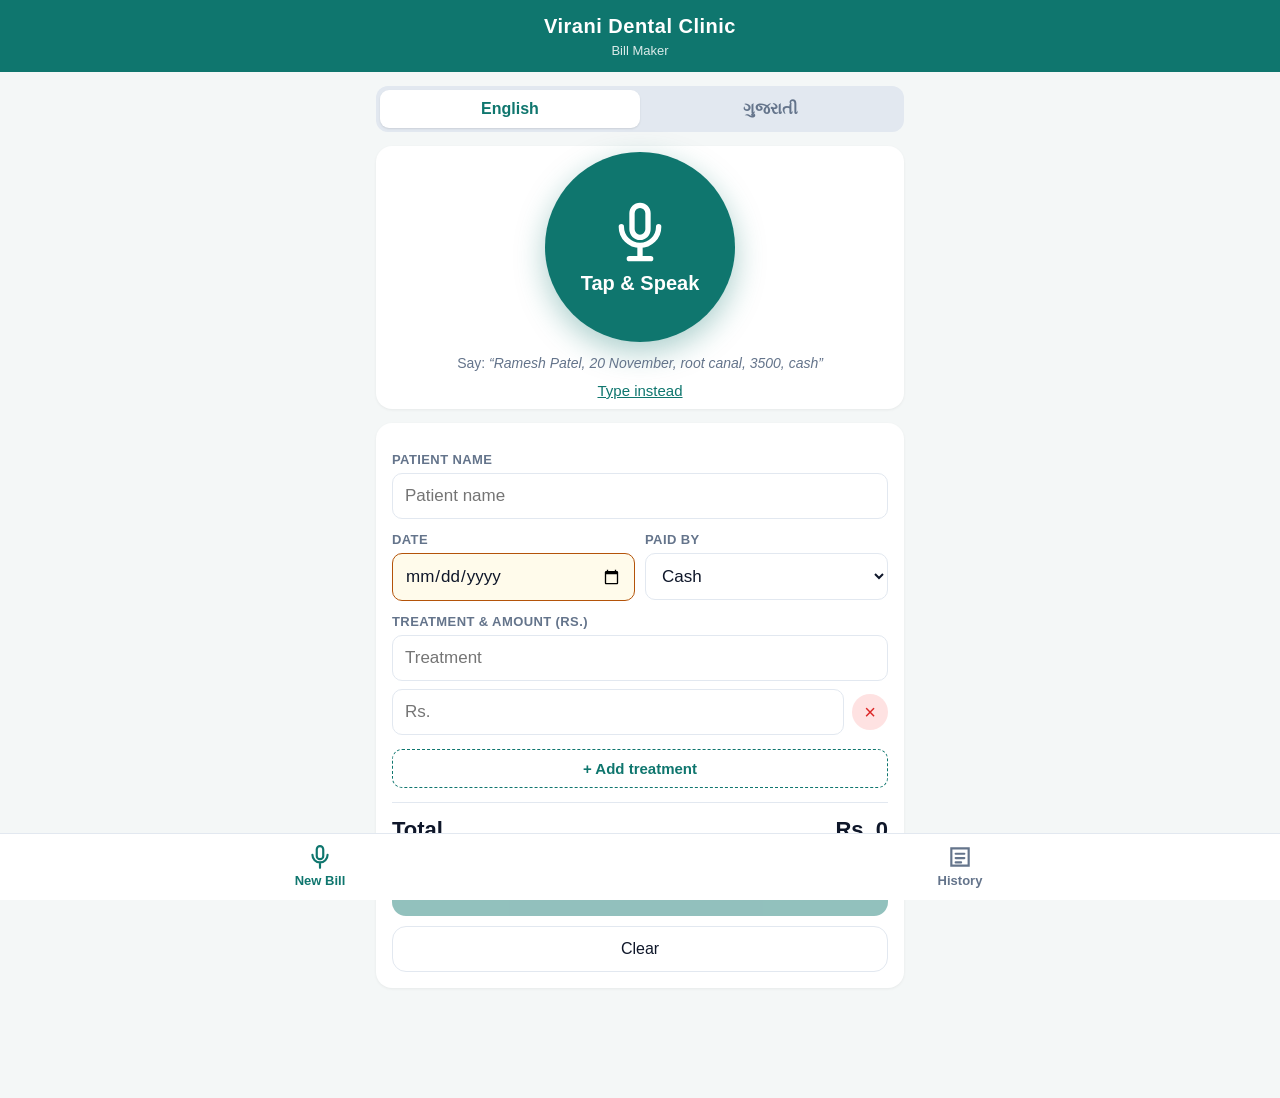
<file: dental-bills/index.html>
<!doctype html>
<html lang="en">
<head>
<meta charset="utf-8">
<meta name="viewport" content="width=device-width, initial-scale=1, viewport-fit=cover">
<title>Virani Dental Bills</title>
<meta name="apple-mobile-web-app-title" content="Dental Bills">
<meta name="theme-color" content="#0f766e">
<link rel="apple-touch-icon" href="apple-touch-icon.png">
<link rel="icon" href="icon-512.png">
<style>
  :root {
    --teal: #0f766e; --teal-dark: #115e59; --teal-soft: #ccfbf1;
    --bg: #f4f7f7; --card: #fff; --ink: #0f172a; --muted: #64748b; --line: #e2e8f0;
    --red: #dc2626; --amber: #b45309;
  }
  * { box-sizing: border-box; -webkit-tap-highlight-color: transparent; }
  html, body { margin: 0; background: var(--bg); color: var(--ink);
    font: 17px/1.4 -apple-system, BlinkMacSystemFont, "Segoe UI", "Noto Sans Gujarati", sans-serif; }
  header { background: var(--teal); color: #fff; padding: calc(env(safe-area-inset-top) + 12px) 16px 12px; text-align: center; }
  header h1 { margin: 0; font-size: 20px; letter-spacing: .5px; }
  header p { margin: 2px 0 0; font-size: 13px; opacity: .85; }
  main { max-width: 560px; margin: 0 auto; padding: 14px 16px calc(96px + env(safe-area-inset-bottom)); }
  .tab { display: none; } .tab.on { display: block; }
  .card { background: var(--card); border-radius: 16px; padding: 16px; margin-bottom: 14px; box-shadow: 0 1px 3px rgba(0,0,0,.06); }

  .lang { display: flex; background: #e2e8f0; border-radius: 12px; padding: 4px; margin-bottom: 14px; }
  .lang button { flex: 1; border: 0; background: transparent; padding: 10px; border-radius: 9px; font-size: 16px; font-weight: 600; color: var(--muted); }
  .lang button.on { background: #fff; color: var(--teal); box-shadow: 0 1px 2px rgba(0,0,0,.1); }

  .micwrap { text-align: center; padding: 6px 0 2px; }
  #mic { width: 190px; height: 190px; border-radius: 50%; border: 0; background: var(--teal); color: #fff;
    font-size: 20px; font-weight: 700; box-shadow: 0 10px 30px rgba(15,118,110,.35); display: inline-flex;
    flex-direction: column; align-items: center; justify-content: center; gap: 8px; touch-action: manipulation; }
  #mic svg { width: 64px; height: 64px; }
  #mic.live { background: var(--red); box-shadow: 0 0 0 0 rgba(220,38,38,.5); animation: pulse 1.4s infinite; }
  @keyframes pulse { 0% { box-shadow: 0 0 0 0 rgba(220,38,38,.45); } 100% { box-shadow: 0 0 0 28px rgba(220,38,38,0); } }
  .hint { color: var(--muted); font-size: 14px; margin: 12px 0 0; }
  .heard { margin-top: 12px; padding: 10px 12px; border-radius: 10px; background: var(--teal-soft); color: var(--teal-dark); font-size: 15px; min-height: 22px; display: none; }
  .heard.show { display: block; }
  .msg { margin-top: 10px; font-size: 14px; color: var(--amber); display: none; }
  .msg.show { display: block; }
  .linkbtn { background: none; border: 0; color: var(--teal); font-size: 15px; text-decoration: underline; padding: 8px; }

  label { display: block; font-size: 13px; font-weight: 600; color: var(--muted); margin: 12px 0 4px; text-transform: uppercase; letter-spacing: .4px; }
  input, select, textarea { width: 100%; font-size: 17px; padding: 12px; border: 1px solid var(--line); border-radius: 10px; background: #fff; color: var(--ink); font-family: inherit; }
  input:focus, select:focus, textarea:focus { outline: 2px solid var(--teal); border-color: transparent; }
  .row2 { display: flex; gap: 10px; } .row2 > div { flex: 1; min-width: 0; }
  input.need { border-color: var(--amber); background: #fffbeb; }
  .item { display: flex; flex-wrap: wrap; gap: 8px; margin-bottom: 14px; align-items: center; }
  .item .d { flex: 1 1 100%; min-width: 0; } .item .a { flex: 1; min-width: 0; }
  .item .x { flex: none; width: 36px; height: 36px; border: 0; border-radius: 50%; background: #fee2e2; color: var(--red); font-size: 20px; line-height: 1; }
  .add { border: 1px dashed var(--teal); background: #fff; color: var(--teal); border-radius: 10px; padding: 10px; width: 100%; font-size: 15px; font-weight: 600; }
  .total { display: flex; justify-content: space-between; font-size: 22px; font-weight: 700; margin-top: 14px; padding-top: 12px; border-top: 1px solid var(--line); }
  .big { width: 100%; border: 0; border-radius: 14px; background: var(--teal); color: #fff; font-size: 19px; font-weight: 700; padding: 17px; margin-top: 14px; }
  .big:disabled { opacity: .45; }
  .ghost { width: 100%; border: 1px solid var(--line); border-radius: 14px; background: #fff; color: var(--ink); font-size: 16px; padding: 13px; margin-top: 10px; }

  nav { position: fixed; left: 0; right: 0; bottom: 0; display: flex; background: #fff; border-top: 1px solid var(--line); padding-bottom: env(safe-area-inset-bottom); }
  nav button { flex: 1; border: 0; background: none; padding: 10px 0 12px; font-size: 13px; font-weight: 600; color: var(--muted); display: flex; flex-direction: column; align-items: center; gap: 3px; }
  nav button svg { width: 26px; height: 26px; }
  nav button.on { color: var(--teal); }

  .stats { display: grid; grid-template-columns: repeat(3, 1fr); gap: 8px; margin-bottom: 14px; }
  .stat { background: #fff; border-radius: 14px; padding: 12px 8px; text-align: center; box-shadow: 0 1px 3px rgba(0,0,0,.06); }
  .stat b { display: block; font-size: 18px; font-variant-numeric: tabular-nums; }
  .stat span { font-size: 12px; color: var(--muted); }
  .filters { display: flex; gap: 8px; margin-bottom: 12px; } .filters > * { flex: 1; min-width: 0; }
  .day { margin: 16px 0 6px; display: flex; justify-content: space-between; font-size: 14px; font-weight: 700; color: var(--teal-dark); }
  .bill { background: #fff; border-radius: 12px; padding: 12px 14px; margin-bottom: 8px; display: flex; justify-content: space-between; gap: 10px; box-shadow: 0 1px 2px rgba(0,0,0,.05); }
  .bill .l { min-width: 0; } .bill .n { font-weight: 600; } .bill .p { font-size: 13px; color: var(--muted); white-space: nowrap; overflow: hidden; text-overflow: ellipsis; }
  .bill .r { text-align: right; flex: none; } .bill .amt { font-weight: 700; font-variant-numeric: tabular-nums; } .bill .no { font-size: 12px; color: var(--muted); }
  .empty { text-align: center; color: var(--muted); padding: 30px 10px; }

  .sheet { position: fixed; inset: 0; background: rgba(15,23,42,.45); display: none; align-items: flex-end; z-index: 10; }
  .sheet.show { display: flex; }
  .sheet .box { background: #fff; width: 100%; max-width: 560px; margin: 0 auto; border-radius: 18px 18px 0 0; padding: 18px 16px calc(18px + env(safe-area-inset-bottom)); }
  .sheet h3 { margin: 0 0 4px; } .sheet .sub { color: var(--muted); font-size: 14px; margin-bottom: 6px; }
  .danger { color: var(--red); }
  .toast { position: fixed; left: 50%; bottom: calc(90px + env(safe-area-inset-bottom)); transform: translateX(-50%); background: var(--ink); color: #fff; padding: 10px 18px; border-radius: 22px; font-size: 15px; opacity: 0; transition: opacity .25s; pointer-events: none; z-index: 20; white-space: nowrap; }
  .toast.show { opacity: 1; }
  .small { font-size: 13px; color: var(--muted); }
</style>
</head>
<body>
<header>
  <h1>Virani Dental Clinic</h1>
  <p>Bill Maker</p>
</header>

<main>
  <!-- ============ NEW BILL ============ -->
  <section id="tab-new" class="tab on">
    <div class="lang" id="lang">
      <button data-l="en-IN" class="on">English</button>
      <button data-l="gu-IN">ગુજરાતી</button>
    </div>

    <div class="card micwrap">
      <button id="mic" aria-label="Tap and speak">
        <svg viewBox="0 0 24 24" fill="none" stroke="currentColor" stroke-width="2" stroke-linecap="round" stroke-linejoin="round"><rect x="9" y="2" width="6" height="12" rx="3"/><path d="M5 10a7 7 0 0 0 14 0M12 17v5M8 22h8"/></svg>
        <span id="micLabel">Tap &amp; Speak</span>
      </button>
      <p class="hint" id="hint">Say: <i>“Ramesh Patel, 20 November, root canal, 3500, cash”</i></p>
      <div class="heard" id="heard"></div>
      <div class="msg" id="msg"></div>
      <button class="linkbtn" id="typeToggle">Type instead</button>
      <div id="typeBox" style="display:none;text-align:left">
        <textarea id="typed" rows="2" placeholder="e.g. Ramesh Patel 20 November RCT 3500"></textarea>
        <button class="ghost" id="typedGo">Fill the bill from this</button>
      </div>
    </div>

    <div class="card">
      <label for="name">Patient name</label>
      <input id="name" autocomplete="off" autocapitalize="words" placeholder="Patient name">
      <div class="row2">
        <div><label for="date">Date</label><input id="date" type="date"></div>
        <div><label for="mode">Paid by</label>
          <select id="mode"><option>Cash</option><option>UPI</option><option>Card</option></select></div>
      </div>
      <label>Treatment &amp; amount (Rs.)</label>
      <div id="items"></div>
      <button class="add" id="addItem">+ Add treatment</button>
      <div class="total"><span>Total</span><span id="total">Rs. 0</span></div>
      <button class="big" id="make" disabled>Make Bill (PDF)</button>
      <button class="ghost" id="clear">Clear</button>
    </div>
    <datalist id="procList"></datalist>
  </section>

  <!-- ============ HISTORY ============ -->
  <section id="tab-hist" class="tab">
    <div class="stats">
      <div class="stat"><b id="sToday">0</b><span id="sTodayN">Today</span></div>
      <div class="stat"><b id="sMonth">0</b><span id="sMonthN">This month</span></div>
      <div class="stat"><b id="sAll">0</b><span id="sAllN">All bills</span></div>
    </div>
    <div class="filters">
      <select id="fMonth"></select>
      <input id="fSearch" placeholder="Search name" autocomplete="off">
    </div>
    <div class="card" style="padding:12px 14px" id="periodBox"><div class="total" style="margin:0;padding:0;border:0;font-size:18px"><span id="periodLabel">Total</span><span id="periodTotal">Rs. 0</span></div></div>
    <div id="list"></div>
    <button class="ghost" id="exportCsv">Download list (Excel / CSV)</button>
    <button class="ghost" id="backup">Backup all bills</button>
    <button class="ghost" id="restoreBtn">Restore from backup</button>
    <input type="file" id="restoreFile" accept=".json,application/json" style="display:none">
    <p class="small" style="text-align:center">Bills are saved only on this phone. Take a backup once a month.</p>
  </section>
</main>

<nav>
  <button data-t="new" class="on"><svg viewBox="0 0 24 24" fill="none" stroke="currentColor" stroke-width="2" stroke-linecap="round"><rect x="9" y="2" width="6" height="12" rx="3"/><path d="M5 10a7 7 0 0 0 14 0M12 17v5"/></svg>New Bill</button>
  <button data-t="hist"><svg viewBox="0 0 24 24" fill="none" stroke="currentColor" stroke-width="2" stroke-linecap="round"><path d="M4 4h16v16H4zM8 9h8M8 13h8M8 17h5"/></svg>History</button>
</nav>

<div class="sheet" id="sheet"><div class="box">
  <h3 id="shName"></h3>
  <div class="sub" id="shSub"></div>
  <div id="shItems" class="small"></div>
  <button class="big" id="shShare">Share / Print PDF</button>
  <button class="ghost" id="shEdit">Make a corrected copy</button>
  <button class="ghost danger" id="shDel">Delete bill</button>
  <button class="ghost" id="shClose">Close</button>
</div></div>
<div class="toast" id="toast"></div>

<script src="jspdf.umd.min.js"></script>
<script src="parser.js"></script>
<script>
(function () {
  'use strict';
  const $ = (id) => document.getElementById(id);
  const P = window.BillParser;
  const KEY = 'vdc_bills_v1', CKEY = 'vdc_counter_v1', LKEY = 'vdc_lang';
  const CLINIC = {
    name: 'VIRANI DENTAL CLINIC',
    doctor: 'Dr Sonal Virani',
    degree: 'BDS, MDS (Prosthodontics)',
    address: 'Virani Hospital, Gurukul Corner, Dhebar Road, Rajkot-360002',
    phone: '0281-2367367',
  };

  // ---------- storage ----------
  function load() { try { return JSON.parse(localStorage.getItem(KEY)) || []; } catch (e) { return []; } }
  function store(b) { try { localStorage.setItem(KEY, JSON.stringify(b)); return true; } catch (e) { alert('Could not save on this phone: ' + e.message); return false; } }
  function nextNo(bills) {
    let c = 0; try { c = parseInt(localStorage.getItem(CKEY) || '0', 10) || 0; } catch (e) {}
    const max = bills.reduce((m, b) => Math.max(m, b.no || 0), 0);
    return Math.max(c, max) + 1;
  }
  if (navigator.storage && navigator.storage.persist) navigator.storage.persist().catch(() => {});

  // ---------- helpers ----------
  const fmt = (n) => (Math.round(Number(n) || 0)).toLocaleString('en-IN');
  const today = () => { const d = new Date(); d.setMinutes(d.getMinutes() - d.getTimezoneOffset()); return d.toISOString().slice(0, 10); };
  const MON = ['Jan', 'Feb', 'Mar', 'Apr', 'May', 'Jun', 'Jul', 'Aug', 'Sep', 'Oct', 'Nov', 'Dec'];
  const DAYS = ['Sun', 'Mon', 'Tue', 'Wed', 'Thu', 'Fri', 'Sat'];
  function niceDate(iso, withDay) {
    const [y, m, d] = iso.split('-').map(Number);
    const dt = new Date(y, m - 1, d);
    return (withDay ? DAYS[dt.getDay()] + ', ' : '') + String(d).padStart(2, '0') + ' ' + MON[m - 1] + ' ' + y;
  }
  function toast(t) { const el = $('toast'); el.textContent = t; el.classList.add('show'); clearTimeout(toast.t); toast.t = setTimeout(() => el.classList.remove('show'), 2200); }
  function esc(s) { return String(s).replace(/[&<>"']/g, (c) => ({ '&': '&amp;', '<': '&lt;', '>': '&gt;', '"': '&quot;', "'": '&#39;' }[c])); }

  // ---------- tabs ----------
  document.querySelectorAll('nav button').forEach((b) => b.addEventListener('click', () => {
    document.querySelectorAll('nav button').forEach((x) => x.classList.toggle('on', x === b));
    document.querySelectorAll('.tab').forEach((t) => t.classList.toggle('on', t.id === 'tab-' + b.dataset.t));
    if (b.dataset.t === 'hist') renderHistory();
    window.scrollTo(0, 0);
  }));

  // ---------- language ----------
  let lang = 'en-IN';
  try { lang = localStorage.getItem(LKEY) || 'en-IN'; } catch (e) {}
  function setLang(l) {
    lang = l;
    try { localStorage.setItem(LKEY, l); } catch (e) {}
    document.querySelectorAll('#lang button').forEach((b) => b.classList.toggle('on', b.dataset.l === l));
    $('hint').innerHTML = l === 'gu-IN'
      ? 'બોલો: <i>“રમેશ પટેલ, ૨૦ નવેમ્બર, રૂટ કેનાલ, સાડા ત્રણ હજાર, રોકડા”</i>'
      : 'Say: <i>“Ramesh Patel, 20 November, root canal, 3500, cash”</i>';
  }
  document.querySelectorAll('#lang button').forEach((b) => b.addEventListener('click', () => setLang(b.dataset.l)));
  setLang(lang);

  // ---------- bill form ----------
  $('procList').innerHTML = P.PROCEDURES.map((p) => '<option value="' + esc(p) + '">').join('');
  function addItem(desc, amount) {
    const row = document.createElement('div');
    row.className = 'item';
    row.innerHTML = '<input class="d" list="procList" placeholder="Treatment"><input class="a" type="number" inputmode="numeric" placeholder="Rs.">' +
      '<button class="x" aria-label="Remove">×</button>';
    row.querySelector('.d').value = desc || '';
    row.querySelector('.a').value = amount ? Math.round(amount) : '';
    row.querySelector('.x').addEventListener('click', () => { row.remove(); if (!$('items').children.length) addItem(); update(); });
    row.querySelectorAll('input').forEach((i) => i.addEventListener('input', update));
    $('items').appendChild(row);
  }
  function readItems() {
    return Array.from($('items').children).map((r) => ({
      desc: r.querySelector('.d').value.trim(),
      amount: Math.round(parseFloat(r.querySelector('.a').value) || 0),
    })).filter((i) => i.desc || i.amount);
  }
  function update() {
    const items = readItems();
    const total = items.reduce((s, i) => s + i.amount, 0);
    $('total').textContent = 'Rs. ' + fmt(total);
    $('make').disabled = !($('name').value.trim() && $('date').value && total > 0);
    $('date').classList.toggle('need', !$('date').value);
  }
  function resetForm() {
    $('name').value = ''; $('date').value = ''; $('mode').value = 'Cash';
    $('items').innerHTML = ''; addItem();
    $('heard').classList.remove('show'); $('msg').classList.remove('show');
    update();
  }
  $('name').addEventListener('input', update);
  $('date').addEventListener('input', update); $('date').addEventListener('change', update);
  $('addItem').addEventListener('click', () => { addItem(); update(); });
  $('clear').addEventListener('click', resetForm);
  resetForm();

  function fillFrom(r) {
    if (r.name) $('name').value = r.name;
    if (r.items.length) { $('items').innerHTML = ''; r.items.forEach((i) => addItem(i.desc, i.amount)); }
    if (r.mode) $('mode').value = r.mode;
    if (r.date) $('date').value = r.date;
    update();
    const missing = [];
    if (!r.name) missing.push('patient name');
    if (!r.date) missing.push('date');
    if (!r.items.length) missing.push('treatment');
    if (!r.items.some((i) => i.amount > 0)) missing.push('amount');
    showMsg(missing.length ? 'Could not catch the ' + missing.join(', ') + ' — please type it below, or tap the mic and say it again.' : '');
    if (!missing.length) toast('Got it — check and tap Make Bill');
  }
  function showMsg(t) { $('msg').textContent = t; $('msg').classList.toggle('show', !!t); }

  $('typeToggle').addEventListener('click', () => {
    const box = $('typeBox'); const open = box.style.display === 'none';
    box.style.display = open ? 'block' : 'none';
    if (open) $('typed').focus();
  });
  $('typedGo').addEventListener('click', () => {
    const t = $('typed').value.trim(); if (!t) return;
    $('heard').textContent = t; $('heard').classList.add('show');
    fillFrom(P.best([t]));
  });

  // ---------- speech ----------
  const SR = window.SpeechRecognition || window.webkitSpeechRecognition;
  let rec = null, listening = false, silenceT = null, hardT = null, finalText = '', interim = '', alts = [];

  function joinResults(results) {
    // iOS sometimes repeats the whole sentence in each result; avoid doubling.
    let acc = '';
    for (const r of results) {
      const t = r.trim(); if (!t) continue;
      if (!acc || t.startsWith(acc)) acc = t;
      else if (!acc.endsWith(t)) acc += ' ' + t;
    }
    return acc;
  }

  function startListening() {
    if (!SR) {
      showMsg('Voice is not available in this browser. Open this page in Safari, or use “Type instead” and tap the 🎤 on the keyboard.');
      $('typeBox').style.display = 'block';
      return;
    }
    rec = new SR();
    rec.lang = lang;
    rec.continuous = true;
    rec.interimResults = true;
    rec.maxAlternatives = 5;
    finalText = ''; interim = ''; alts = [];
    rec.onresult = (e) => {
      const finals = [], partial = [], altSets = [];
      for (let i = 0; i < e.results.length; i++) {
        const r = e.results[i];
        (r.isFinal ? finals : partial).push(r[0].transcript);
        const a = []; for (let j = 0; j < r.length; j++) a.push(r[j].transcript);
        altSets.push(a);
      }
      finalText = joinResults(finals);
      interim = joinResults(partial);
      alts = altSets;
      const shown = (finalText + ' ' + interim).trim();
      $('heard').textContent = shown || '…'; $('heard').classList.add('show');
      clearTimeout(silenceT);
      silenceT = setTimeout(stopListening, 2500);
    };
    rec.onerror = (e) => {
      const m = {
        'not-allowed': 'Microphone is blocked. On iPhone: Settings → Safari → Microphone → Allow, and Settings → Siri → turn on “Siri” or dictation.',
        'service-not-allowed': 'Speech is turned off. On iPhone: Settings → General → Keyboard → turn on “Enable Dictation”, and allow Siri.',
        'no-speech': 'Did not hear anything. Hold the phone close and speak after tapping.',
        'network': 'Voice needs internet. Check Wi-Fi / mobile data.',
        'language-not-supported': 'This phone cannot listen in Gujarati yet — switch to English, or use “Type instead” with the Gujarati keyboard mic.',
      }[e.error];
      if (m) showMsg(m);
    };
    rec.onend = finish;
    try { rec.start(); } catch (e) { showMsg('Could not start the mic: ' + e.message); return; }
    listening = true;
    $('mic').classList.add('live'); $('micLabel').textContent = 'Listening… tap when done';
    $('heard').textContent = '…'; $('heard').classList.add('show'); showMsg('');
    clearTimeout(hardT); hardT = setTimeout(stopListening, 45000);
  }
  function stopListening() {
    clearTimeout(silenceT); clearTimeout(hardT);
    if (rec && listening) { try { rec.stop(); } catch (e) { finish(); } }
  }
  function finish() {
    if (!listening) return;
    listening = false;
    clearTimeout(silenceT); clearTimeout(hardT);
    $('mic').classList.remove('live'); $('micLabel').textContent = 'Tap & Speak';
    const main = (finalText + ' ' + interim).trim();
    if (!main) { $('heard').classList.remove('show'); return; }
    // Try the alternatives the phone offers and keep the one that makes the most complete bill
    const cands = [main];
    alts.forEach((a, i) => a.slice(1).forEach((alt) => {
      const copy = alts.map((x) => x[0]); copy[i] = alt; cands.push(joinResults(copy));
    }));
    const r = P.best(cands.slice(0, 12));
    $('heard').textContent = '“' + r.heard + '”';
    fillFrom(r);
  }
  $('mic').addEventListener('click', () => (listening ? stopListening() : startListening()));

  // ---------- PDF ----------
  function makePdf(b) {
    const { jsPDF } = window.jspdf;
    const doc = new jsPDF({ unit: 'mm', format: 'a5' });
    const W = 148, M = 12;
    const teal = [15, 118, 110];
    doc.setFillColor(...teal); doc.rect(0, 0, W, 36, 'F');
    doc.setTextColor(255, 255, 255);
    doc.setFont('helvetica', 'bold'); doc.setFontSize(19);
    doc.text(CLINIC.name, W / 2, 12, { align: 'center' });
    doc.setFontSize(11.5);
    doc.text(CLINIC.doctor, W / 2, 19, { align: 'center' });
    doc.setFont('helvetica', 'normal'); doc.setFontSize(9.5);
    doc.text(CLINIC.degree, W / 2, 24, { align: 'center' });
    doc.setFontSize(8.5);
    doc.text(CLINIC.address, W / 2, 29.2, { align: 'center' });
    doc.text('Phone: ' + CLINIC.phone, W / 2, 33.4, { align: 'center' });

    doc.setTextColor(15, 23, 42);
    doc.setFont('helvetica', 'bold'); doc.setFontSize(12);
    doc.text('BILL / RECEIPT', W / 2, 45, { align: 'center' });
    doc.setDrawColor(...teal); doc.setLineWidth(0.4); doc.line(W / 2 - 18, 46.5, W / 2 + 18, 46.5);

    doc.setFontSize(10);
    let y = 55;
    const lv = (label, value, x) => { doc.setFont('helvetica', 'normal'); doc.setTextColor(100, 116, 139); doc.text(label, x, y);
      doc.setFont('helvetica', 'bold'); doc.setTextColor(15, 23, 42); doc.text(value, x + doc.getTextWidth(label) + 1.5, y); };
    lv('Bill No:', String(b.no), M);
    doc.setFont('helvetica', 'normal'); doc.setTextColor(100, 116, 139);
    const dateStr = niceDate(b.date);
    doc.setFont('helvetica', 'bold'); const dw = doc.getTextWidth(dateStr);
    doc.setFont('helvetica', 'normal'); const lw = doc.getTextWidth('Date: ');
    doc.text('Date:', W - M - dw - lw, y);
    doc.setFont('helvetica', 'bold'); doc.setTextColor(15, 23, 42); doc.text(dateStr, W - M, y, { align: 'right' });
    y = 62;
    lv('Patient Name:', b.name, M);

    // table
    y = 70;
    doc.setFillColor(236, 253, 245); doc.rect(M, y, W - 2 * M, 8, 'F');
    doc.setFont('helvetica', 'bold'); doc.setFontSize(9.5); doc.setTextColor(17, 94, 89);
    doc.text('No.', M + 2, y + 5.4); doc.text('Treatment', M + 13, y + 5.4); doc.text('Amount (Rs.)', W - M - 2, y + 5.4, { align: 'right' });
    y += 8;
    doc.setFont('helvetica', 'normal'); doc.setTextColor(15, 23, 42); doc.setFontSize(10);
    b.items.forEach((it, i) => {
      const lines = doc.splitTextToSize(it.desc || '-', W - 2 * M - 48);
      const h = Math.max(8, lines.length * 4.6 + 3.4);
      doc.text(String(i + 1), M + 2, y + 5.4);
      doc.text(lines, M + 13, y + 5.4);
      doc.text(fmt(it.amount), W - M - 2, y + 5.4, { align: 'right' });
      y += h;
      doc.setDrawColor(226, 232, 240); doc.setLineWidth(0.2); doc.line(M, y, W - M, y);
    });
    y += 1;
    doc.setFillColor(...teal); doc.rect(M, y, W - 2 * M, 9, 'F');
    doc.setTextColor(255, 255, 255); doc.setFont('helvetica', 'bold'); doc.setFontSize(11);
    doc.text('TOTAL', M + 13, y + 6); doc.text('Rs. ' + fmt(b.total), W - M - 2, y + 6, { align: 'right' });
    y += 15;
    doc.setTextColor(15, 23, 42); doc.setFont('helvetica', 'normal'); doc.setFontSize(9.5);
    const words = doc.splitTextToSize('Amount in words: Rupees ' + P.inWords(b.total) + ' Only', W - 2 * M);
    doc.text(words, M, y); y += words.length * 4.6 + 2;
    doc.text('Payment mode: ' + (b.mode || 'Cash'), M, y); y += 5;
    doc.text('Received with thanks.', M, y);

    // signature
    const sy = 185;
    doc.setDrawColor(148, 163, 184); doc.setLineWidth(0.3); doc.line(W - M - 50, sy, W - M, sy);
    doc.setFont('helvetica', 'bold'); doc.setFontSize(10); doc.text(CLINIC.doctor, W - M - 25, sy + 5, { align: 'center' });
    doc.setFont('helvetica', 'normal'); doc.setFontSize(8); doc.setTextColor(100, 116, 139);
    doc.text(CLINIC.degree, W - M - 25, sy + 9, { align: 'center' });
    doc.setFontSize(7.5);
    doc.text('Thank you for visiting Virani Dental Clinic.', W / 2, 204, { align: 'center' });
    return doc;
  }
  function fileName(b) { return 'Bill-' + b.no + '-' + b.name.replace(/[^A-Za-z0-9]+/g, '-').replace(/^-|-$/g, '') + '-' + b.date + '.pdf'; }

  async function sharePdf(b) {
    const blob = makePdf(b).output('blob');
    const name = fileName(b);
    const file = new File([blob], name, { type: 'application/pdf' });
    if (navigator.canShare && navigator.canShare({ files: [file] })) {
      try { await navigator.share({ files: [file], title: name }); return; }
      catch (e) { if (e.name === 'AbortError') return; }
    }
    const url = URL.createObjectURL(blob);
    const a = document.createElement('a');
    a.href = url; a.download = name; a.target = '_blank'; a.rel = 'noopener';
    document.body.appendChild(a); a.click(); a.remove();
    setTimeout(() => URL.revokeObjectURL(url), 60000);
  }

  $('make').addEventListener('click', () => {
    const items = readItems().map((i) => ({ desc: P.toEnglish(i.desc) || 'Dental Treatment', amount: i.amount }));
    const name = P.toEnglish($('name').value.trim());
    const total = items.reduce((s, i) => s + i.amount, 0);
    if (!name || total <= 0 || !$('date').value) return;
    const bills = load();
    const b = {
      id: Date.now().toString(36) + Math.random().toString(36).slice(2, 6),
      no: nextNo(bills), date: $('date').value, name, items, total,
      mode: $('mode').value, heard: ($('heard').textContent || '').replace(/^“|”$/g, ''), createdAt: new Date().toISOString(),
    };
    bills.push(b);
    if (!store(bills)) return;
    try { localStorage.setItem(CKEY, String(b.no)); } catch (e) {}
    sharePdf(b);
    toast('Bill No. ' + b.no + ' saved');
    resetForm();
  });

  // ---------- history ----------
  function monthKey(iso) { return iso.slice(0, 7); }
  function monthLabel(k) { const [y, m] = k.split('-').map(Number); return MON[m - 1] + ' ' + y; }

  function renderHistory() {
    const bills = load();
    const t = today(), mk = monthKey(t);
    const sum = (arr) => arr.reduce((s, b) => s + b.total, 0);
    const tb = bills.filter((b) => b.date === t), mb = bills.filter((b) => monthKey(b.date) === mk);
    $('sToday').textContent = 'Rs. ' + fmt(sum(tb)); $('sTodayN').textContent = 'Today · ' + tb.length;
    $('sMonth').textContent = 'Rs. ' + fmt(sum(mb)); $('sMonthN').textContent = MON[Number(mk.slice(5)) - 1] + ' · ' + mb.length;
    $('sAll').textContent = 'Rs. ' + fmt(sum(bills)); $('sAllN').textContent = 'All · ' + bills.length;

    const months = Array.from(new Set(bills.map((b) => monthKey(b.date)).concat([mk]))).sort().reverse();
    const sel = $('fMonth'), cur = sel.value || mk;
    sel.innerHTML = '<option value="all">All months</option>' + months.map((m) => '<option value="' + m + '">' + monthLabel(m) + '</option>').join('');
    sel.value = months.includes(cur) || cur === 'all' ? cur : mk;

    const q = $('fSearch').value.trim().toLowerCase();
    const shown = bills.filter((b) => (sel.value === 'all' || monthKey(b.date) === sel.value) &&
      (!q || b.name.toLowerCase().includes(q) || String(b.no) === q))
      .sort((a, b) => (b.date + b.createdAt).localeCompare(a.date + a.createdAt));
    $('periodLabel').textContent = (sel.value === 'all' ? 'All months' : monthLabel(sel.value)) + ' · ' + shown.length + ' bills';
    $('periodTotal').textContent = 'Rs. ' + fmt(sum(shown));

    if (!shown.length) { $('list').innerHTML = '<div class="empty">No bills here yet.</div>'; return; }
    const byDay = {};
    shown.forEach((b) => (byDay[b.date] = byDay[b.date] || []).push(b));
    $('list').innerHTML = Object.keys(byDay).sort().reverse().map((d) => {
      const arr = byDay[d];
      return '<div class="day"><span>' + niceDate(d, true) + '</span><span>Rs. ' + fmt(sum(arr)) + ' · ' + arr.length + '</span></div>' +
        arr.map((b) => '<div class="bill" data-id="' + b.id + '"><div class="l"><div class="n">' + esc(b.name) + '</div><div class="p">' +
          esc(b.items.map((i) => i.desc).join(', ')) + '</div></div><div class="r"><div class="amt">Rs. ' + fmt(b.total) +
          '</div><div class="no">No. ' + b.no + ' · ' + esc(b.mode || 'Cash') + '</div></div></div>').join('');
    }).join('');
  }
  $('fMonth').addEventListener('change', renderHistory);
  $('fSearch').addEventListener('input', renderHistory);

  let open = null;
  $('list').addEventListener('click', (e) => {
    const el = e.target.closest('.bill'); if (!el) return;
    open = load().find((b) => b.id === el.dataset.id); if (!open) return;
    $('shName').textContent = open.name;
    $('shSub').textContent = 'Bill No. ' + open.no + ' · ' + niceDate(open.date) + ' · ' + (open.mode || 'Cash');
    $('shItems').innerHTML = open.items.map((i) => esc(i.desc) + ' — Rs. ' + fmt(i.amount)).join('<br>') + '<br><b>Total Rs. ' + fmt(open.total) + '</b>';
    $('sheet').classList.add('show');
  });
  const closeSheet = () => { $('sheet').classList.remove('show'); };
  $('shClose').addEventListener('click', closeSheet);
  $('sheet').addEventListener('click', (e) => { if (e.target.id === 'sheet') closeSheet(); });
  $('shShare').addEventListener('click', () => open && sharePdf(open));
  $('shDel').addEventListener('click', () => {
    if (!open || !confirm('Delete bill No. ' + open.no + ' for ' + open.name + '?')) return;
    store(load().filter((b) => b.id !== open.id)); closeSheet(); renderHistory(); toast('Bill deleted');
  });
  $('shEdit').addEventListener('click', () => {
    if (!open) return;
    $('name').value = open.name; $('date').value = open.date; $('mode').value = open.mode || 'Cash';
    $('items').innerHTML = ''; open.items.forEach((i) => addItem(i.desc, i.amount)); update();
    closeSheet(); document.querySelector('nav button[data-t="new"]').click();
    toast('Fix it, tap Make Bill, then delete the old one');
  });

  async function shareText(text, name, type) {
    const file = new File([text], name, { type });
    if (navigator.canShare && navigator.canShare({ files: [file] })) {
      try { await navigator.share({ files: [file], title: name }); return; } catch (e) { if (e.name === 'AbortError') return; }
    }
    const url = URL.createObjectURL(file);
    const a = document.createElement('a'); a.href = url; a.download = name; document.body.appendChild(a); a.click(); a.remove();
    setTimeout(() => URL.revokeObjectURL(url), 60000);
  }
  $('exportCsv').addEventListener('click', () => {
    const bills = load().sort((a, b) => a.date.localeCompare(b.date) || a.no - b.no);
    const q = (s) => '"' + String(s).replace(/"/g, '""') + '"';
    const rows = [['Bill No', 'Date', 'Patient', 'Treatment', 'Amount', 'Paid by'].join(',')];
    bills.forEach((b) => rows.push([b.no, b.date, q(b.name), q(b.items.map((i) => i.desc + ' (' + i.amount + ')').join('; ')), b.total, b.mode || 'Cash'].join(',')));
    shareText('﻿' + rows.join('\n'), 'Virani-Dental-Bills-' + today() + '.csv', 'text/csv');
  });
  $('backup').addEventListener('click', () => {
    shareText(JSON.stringify({ app: 'virani-dental-bills', v: 1, counter: nextNo(load()) - 1, bills: load() }), 'Virani-Bills-Backup-' + today() + '.json', 'application/json');
  });
  $('restoreBtn').addEventListener('click', () => $('restoreFile').click());
  $('restoreFile').addEventListener('change', async (e) => {
    const f = e.target.files[0]; if (!f) return;
    try {
      const data = JSON.parse(await f.text());
      const incoming = Array.isArray(data) ? data : data.bills;
      if (!Array.isArray(incoming)) throw new Error('not a backup file');
      const have = load(), ids = new Set(have.map((b) => b.id));
      const add = incoming.filter((b) => b && b.id && !ids.has(b.id));
      store(have.concat(add));
      if (data.counter) try { localStorage.setItem(CKEY, String(Math.max(data.counter, nextNo(have) - 1))); } catch (err) {}
      toast(add.length + ' bills restored'); renderHistory();
    } catch (err) { alert('Could not read that file: ' + err.message); }
    e.target.value = '';
  });
})();
</script>
</body>
</html>
</file>
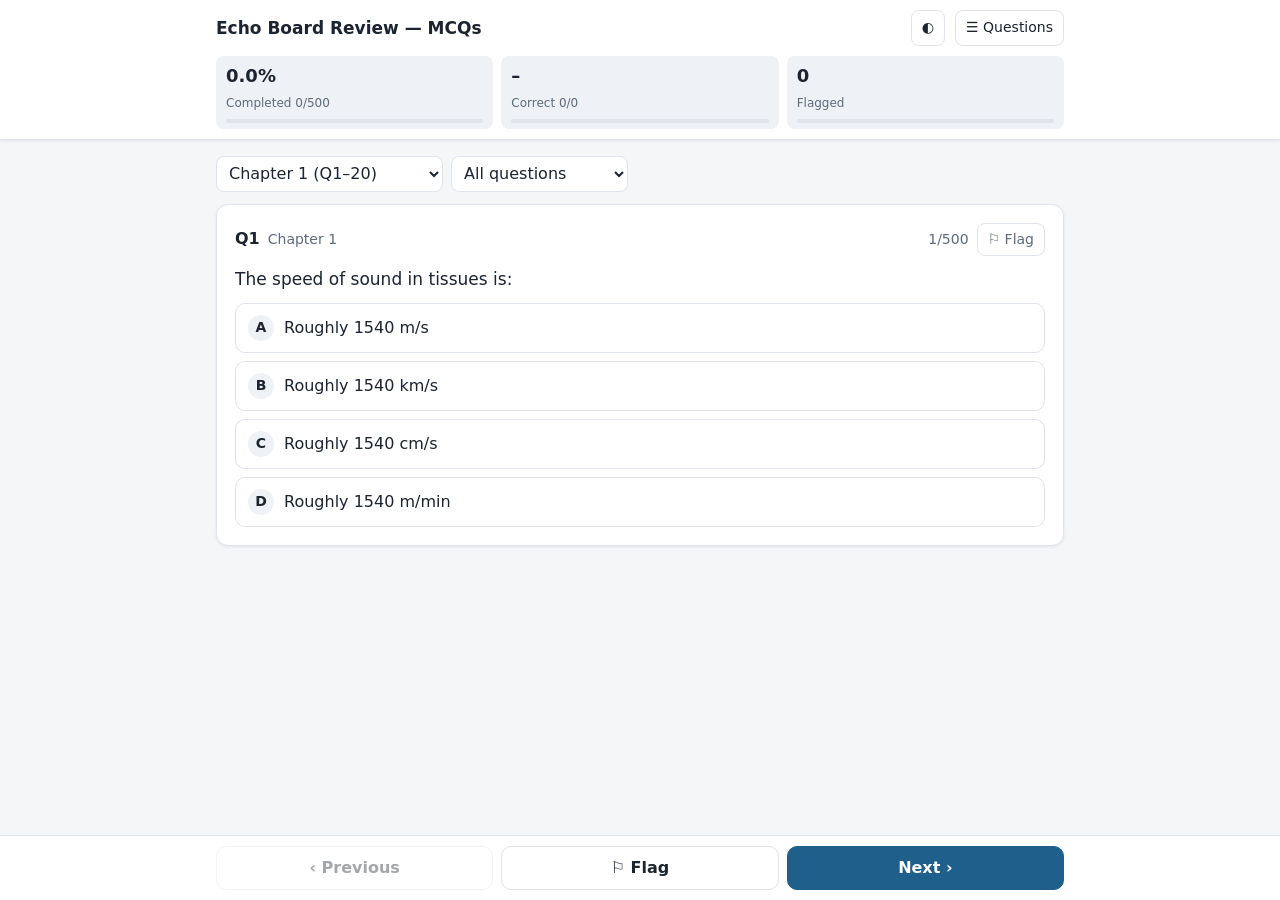
<file: echo-mcq/index.html>
<!doctype html>
<html lang="en">
<head>
<meta charset="utf-8">
<meta name="viewport" content="width=device-width, initial-scale=1, viewport-fit=cover">
<title>Echo MCQ Practice</title>
<meta name="theme-color" content="#1f5f8b">
<link rel="manifest" href="manifest.webmanifest">
<link rel="icon" href="icon.svg" type="image/svg+xml">
<style>
:root{
  --bg:#f5f6f8;--card:#fff;--ink:#1c2430;--muted:#5d6b7c;--line:#dfe3ea;
  --accent:#1f5f8b;--accent-ink:#fff;--ok:#16794a;--ok-bg:#e3f4ea;--bad:#b42318;--bad-bg:#fdecea;
  --flag:#c27803;--flag-bg:#fff4dc;--chip:#eef1f5;--shadow:0 1px 3px rgba(20,30,50,.08);
}
@media (prefers-color-scheme: dark){:root:not([data-theme="light"]){
  --bg:#11161d;--card:#1a212b;--ink:#e6ebf2;--muted:#9aa7b7;--line:#2c3542;
  --accent:#5aa9e0;--accent-ink:#08131c;--ok:#4cc38a;--ok-bg:#15301f;--bad:#f2766b;--bad-bg:#3a1a18;
  --flag:#f0b44c;--flag-bg:#3a2c10;--chip:#232c38;--shadow:none;}}
:root[data-theme="dark"]{
  --bg:#11161d;--card:#1a212b;--ink:#e6ebf2;--muted:#9aa7b7;--line:#2c3542;
  --accent:#5aa9e0;--accent-ink:#08131c;--ok:#4cc38a;--ok-bg:#15301f;--bad:#f2766b;--bad-bg:#3a1a18;
  --flag:#f0b44c;--flag-bg:#3a2c10;--chip:#232c38;--shadow:none;}
*{box-sizing:border-box}
html,body{margin:0;background:var(--bg);color:var(--ink);font:16px/1.55 system-ui,-apple-system,"Segoe UI",Roboto,sans-serif;-webkit-text-size-adjust:100%}
button{font:inherit;color:inherit;cursor:pointer}
header{position:sticky;top:0;z-index:5;background:var(--card);border-bottom:1px solid var(--line);box-shadow:var(--shadow)}
.bar{max-width:880px;margin:0 auto;padding:10px 16px;display:flex;align-items:center;gap:10px}
.bar h1{font-size:17px;margin:0;flex:1;white-space:nowrap;overflow:hidden;text-overflow:ellipsis}
.iconbtn{border:1px solid var(--line);background:var(--card);border-radius:8px;padding:6px 10px;font-size:14px;min-height:36px}
.stats{max-width:880px;margin:0 auto;padding:0 16px 10px;display:grid;grid-template-columns:repeat(3,1fr);gap:8px}
.stat{background:var(--chip);border-radius:8px;padding:6px 10px}
.stat b{display:block;font-size:18px;font-variant-numeric:tabular-nums}
.stat span{font-size:12px;color:var(--muted)}
.meter{height:4px;background:var(--line);border-radius:2px;margin-top:4px;overflow:hidden}
.meter i{display:block;height:100%;background:var(--accent)}
.stat.ok .meter i{background:var(--ok)}
main{max-width:880px;margin:0 auto;padding:16px 16px 120px}
.toolbar{display:flex;gap:8px;flex-wrap:wrap;margin-bottom:12px;align-items:center}
select{font:inherit;color:var(--ink);background:var(--card);border:1px solid var(--line);border-radius:8px;padding:6px 8px;min-height:36px;max-width:100%}
.card{background:var(--card);border:1px solid var(--line);border-radius:12px;padding:18px;box-shadow:var(--shadow)}
.qhead{display:flex;align-items:center;gap:8px;margin-bottom:10px;color:var(--muted);font-size:14px}
.qhead .num{font-weight:700;color:var(--ink);font-size:16px}
.qhead .sp{flex:1}
.flagbtn{border:1px solid var(--line);background:transparent;border-radius:8px;padding:5px 10px;font-size:14px}
.flagbtn.on{background:var(--flag-bg);border-color:var(--flag);color:var(--flag);font-weight:600}
.stem p{margin:0 0 10px;font-size:17px}
.stem p.cap{font-size:14px;color:var(--muted);text-align:center}
figure{margin:8px 0 12px;text-align:center}
figure img{max-width:100%;height:auto;border-radius:6px;background:#000;cursor:zoom-in}
.opts{display:flex;flex-direction:column;gap:8px;margin-top:6px}
.opt{display:flex;gap:10px;align-items:flex-start;text-align:left;width:100%;padding:11px 12px;border:1.5px solid var(--line);background:var(--card);border-radius:10px}
.opt:hover:not(:disabled){border-color:var(--accent)}
.opt .l{flex:none;width:26px;height:26px;border-radius:50%;display:grid;place-items:center;background:var(--chip);font-weight:700;font-size:14px}
.opt .t{padding-top:1px}
.opt:disabled{cursor:default}
.opt.correct{border-color:var(--ok);background:var(--ok-bg)}
.opt.correct .l{background:var(--ok);color:#fff}
.opt.wrong{border-color:var(--bad);background:var(--bad-bg)}
.opt.wrong .l{background:var(--bad);color:#fff}
.opt.dim{opacity:.6}
.verdict{margin-top:14px;padding:10px 12px;border-radius:10px;font-weight:700}
.verdict.ok{background:var(--ok-bg);color:var(--ok)}
.verdict.bad{background:var(--bad-bg);color:var(--bad)}
.expl{margin-top:12px;border-top:1px solid var(--line);padding-top:12px}
.expl h3{margin:0 0 6px;font-size:14px;text-transform:uppercase;letter-spacing:.04em;color:var(--muted)}
.expl p{margin:0 0 10px}
.retry{margin-top:4px;border:none;background:none;color:var(--accent);padding:4px 0;font-size:14px;text-decoration:underline}
.nav{position:fixed;left:0;right:0;bottom:0;background:var(--card);border-top:1px solid var(--line);z-index:5;padding-bottom:env(safe-area-inset-bottom)}
.nav .in{max-width:880px;margin:0 auto;padding:10px 16px;display:flex;gap:8px}
.nav button{flex:1;min-height:44px;border-radius:10px;border:1px solid var(--line);background:var(--card);font-weight:600}
.nav button.primary{background:var(--accent);color:var(--accent-ink);border-color:var(--accent)}
.nav button:disabled{opacity:.4;cursor:default}
.panel{position:fixed;inset:0;z-index:20;background:rgba(0,0,0,.45);display:none}
.panel.open{display:block}
.sheet{position:absolute;right:0;top:0;bottom:0;width:min(440px,100%);background:var(--card);overflow:auto;padding:16px}
.sheet h2{font-size:18px;margin:0 0 4px}
.sheet h4{margin:16px 0 6px;font-size:14px;color:var(--muted)}
.close{float:right}
.legend{display:flex;flex-wrap:wrap;gap:10px;font-size:12px;color:var(--muted);margin:8px 0}
.legend i{display:inline-block;width:12px;height:12px;border-radius:3px;vertical-align:-2px;margin-right:4px;border:1px solid var(--line)}
.grid{display:grid;grid-template-columns:repeat(auto-fill,minmax(40px,1fr));gap:5px}
.cell{position:relative;height:36px;border-radius:6px;border:1px solid var(--line);background:var(--card);font-size:13px;font-variant-numeric:tabular-nums}
.cell.c{background:var(--ok-bg);border-color:var(--ok);color:var(--ok)}
.cell.w{background:var(--bad-bg);border-color:var(--bad);color:var(--bad)}
.cell.f::after{content:"";position:absolute;top:2px;right:2px;width:7px;height:7px;border-radius:50%;background:var(--flag)}
.cell.cur{outline:2px solid var(--accent);outline-offset:1px}
.chrow{display:flex;justify-content:space-between;gap:8px;font-size:13px;padding:6px 0;border-bottom:1px solid var(--line)}
.chrow span{color:var(--muted);font-variant-numeric:tabular-nums}
.btnrow{display:flex;flex-wrap:wrap;gap:8px;margin-top:8px}
.note{font-size:13px;color:var(--muted)}
.empty{padding:30px;text-align:center;color:var(--muted)}
#zoom{position:fixed;inset:0;z-index:30;background:rgba(0,0,0,.92);display:none;align-items:center;justify-content:center;padding:10px;cursor:zoom-out}
#zoom.open{display:flex}
#zoom img{max-width:100%;max-height:100%}
.toast{position:fixed;left:50%;bottom:80px;transform:translateX(-50%);background:var(--ink);color:var(--bg);padding:8px 14px;border-radius:8px;font-size:14px;z-index:40;opacity:0;transition:opacity .2s;pointer-events:none}
.toast.show{opacity:1}
kbd{font-size:11px;border:1px solid var(--line);border-radius:4px;padding:0 4px}
@media (max-width:520px){.stat b{font-size:16px}.card{padding:14px}.stem p{font-size:16px}}
</style>
</head>
<body>
<header>
  <div class="bar">
    <h1>Echo Board Review — MCQs</h1>
    <button class="iconbtn" id="themeBtn" title="Toggle theme" aria-label="Toggle theme">◐</button>
    <button class="iconbtn" id="menuBtn" aria-label="Open question navigator">☰ Questions</button>
  </div>
  <div class="stats">
    <div class="stat"><b id="sDone">0%</b><span id="sDoneL">Completed 0/500</span><div class="meter"><i id="mDone"></i></div></div>
    <div class="stat ok"><b id="sCorr">–</b><span id="sCorrL">Correct 0/0</span><div class="meter"><i id="mCorr"></i></div></div>
    <div class="stat"><b id="sFlag">0</b><span>Flagged</span><div class="meter"><i id="mFlag" style="background:var(--flag)"></i></div></div>
  </div>
</header>

<main>
  <div class="toolbar">
    <select id="chapSel" aria-label="Jump to chapter"></select>
    <select id="filterSel" aria-label="Filter questions">
      <option value="all">All questions</option>
      <option value="flagged">Flagged only</option>
      <option value="wrong">Incorrect only</option>
      <option value="unanswered">Unanswered only</option>
    </select>
    <span class="note" id="filterInfo"></span>
  </div>
  <div id="view"></div>
</main>

<nav class="nav"><div class="in">
  <button id="prevBtn">‹ Previous</button>
  <button id="flagBtn2">⚑ Flag</button>
  <button id="nextBtn" class="primary">Next ›</button>
</div></nav>

<div class="panel" id="panel"><div class="sheet">
  <button class="iconbtn close" id="closeBtn">✕</button>
  <h2>Navigator</h2>
  <div class="legend"><span><i style="background:var(--ok-bg);border-color:var(--ok)"></i>Correct</span><span><i style="background:var(--bad-bg);border-color:var(--bad)"></i>Incorrect</span><span><i></i>Not attempted</span><span><i style="background:var(--flag);border-color:var(--flag);border-radius:50%"></i>Flagged</span></div>
  <div id="gridWrap"></div>
  <h4>Progress by chapter</h4>
  <div id="chapStats"></div>
  <h4>Offline &amp; data</h4>
  <div class="note" id="offlineStatus">Checking offline status…</div>
  <div class="btnrow">
    <button class="iconbtn" id="exportBtn">Export progress</button>
    <button class="iconbtn" id="importBtn">Import progress</button>
    <button class="iconbtn" id="resetBtn">Reset all progress</button>
    <input type="file" id="importFile" accept="application/json" hidden>
  </div>
  <p class="note">Keyboard: <kbd>A</kbd>–<kbd>F</kbd> answer · <kbd>←</kbd>/<kbd>→</kbd> navigate · <kbd>F</kbd> flag. Progress is saved on this device automatically.</p>
  <p class="note">Questions, answers and explanations: <i>Echocardiography Board Review: 500 Multiple Choice Questions with Discussion</i>, 2nd ed., Pai &amp; Varadarajan (Wiley, 2014). For personal study.</p>
</div></div>

<div id="zoom"><img alt=""></div>
<div class="toast" id="toast"></div>

<script src="data.js"></script>
<script>
(function(){
const Q = window.MCQ || [];
const TOTAL = Q.length;
const IMG = window.MCQ_IMG || {};
const KEY = 'echoMCQ.v1';
const $ = id => document.getElementById(id);

// ---------- state ----------
let S = {ans:{}, flags:{}, pos:0, filter:'all', theme:''};
try { const raw = localStorage.getItem(KEY); if (raw) S = Object.assign(S, JSON.parse(raw)); } catch(e){}
function save(){ try { localStorage.setItem(KEY, JSON.stringify(S)); } catch(e){} }

if (S.theme) document.documentElement.setAttribute('data-theme', S.theme);
$('themeBtn').onclick = () => {
  const dark = S.theme ? S.theme === 'dark' : matchMedia('(prefers-color-scheme: dark)').matches;
  S.theme = dark ? 'light' : 'dark';
  document.documentElement.setAttribute('data-theme', S.theme); save();
};

const esc = s => String(s).replace(/[&<>"]/g, c => ({'&':'&amp;','<':'&lt;','>':'&gt;','"':'&quot;'}[c]));
const src = name => IMG[name] || ('img/' + name);
const status = q => { const a = S.ans[q.n]; return a == null ? '' : (a === q.a ? 'c' : 'w'); };

// ---------- filtering ----------
function visible(){
  const f = S.filter;
  return Q.map((q,i)=>i).filter(i => {
    const q = Q[i], st = status(q);
    if (f === 'flagged') return !!S.flags[q.n];
    if (f === 'wrong') return st === 'w';
    if (f === 'unanswered') return st === '';
    return true;
  });
}

// ---------- stats ----------
function stats(){
  let done=0, corr=0, flag=0;
  for (const q of Q){ const st=status(q); if(st){done++; if(st==='c')corr++;} if(S.flags[q.n])flag++; }
  const pd = TOTAL ? done/TOTAL*100 : 0, pc = done ? corr/done*100 : 0;
  $('sDone').textContent = pd.toFixed(1) + '%';
  $('sDoneL').textContent = `Completed ${done}/${TOTAL}`;
  $('mDone').style.width = pd + '%';
  $('sCorr').textContent = done ? pc.toFixed(1) + '%' : '–';
  $('sCorrL').textContent = `Correct ${corr}/${done}`;
  $('mCorr').style.width = pc + '%';
  $('sFlag').textContent = flag;
  $('mFlag').style.width = (TOTAL ? flag/TOTAL*100 : 0) + '%';
}

// ---------- chapter select ----------
const chapters = [...new Set(Q.map(q=>q.ch))];
$('chapSel').innerHTML = chapters.map(c => {
  const qs = Q.filter(q=>q.ch===c);
  return `<option value="${c}">Chapter ${c} (Q${qs[0].n}–${qs[qs.length-1].n})</option>`;
}).join('');
$('chapSel').onchange = e => {
  const c = +e.target.value;
  if (S.filter !== 'all'){ S.filter='all'; $('filterSel').value='all'; }
  S.pos = Q.findIndex(q=>q.ch===c); save(); render(true);
};
$('filterSel').value = S.filter;
$('filterSel').onchange = e => {
  S.filter = e.target.value;
  const v = visible();
  if (v.length && !v.includes(S.pos)) S.pos = v.find(i=>i>=S.pos) ?? v[0];
  save(); render(true);
};

// ---------- render question ----------
function blockHTML(b, isStem){
  if (typeof b === 'object') return `<figure><img loading="lazy" src="${src(b.img)}" alt="Echo figure"></figure>`;
  return `<p${isStem ? '' : ''}>${esc(b)}</p>`;
}
function render(scrollTop){
  stats();
  const v = visible();
  const view = $('view');
  $('filterInfo').textContent = S.filter === 'all' ? '' : `${v.length} question${v.length===1?'':'s'}`;
  if (!v.length){
    view.innerHTML = `<div class="card empty">No questions match this filter yet.</div>`;
    $('prevBtn').disabled = $('nextBtn').disabled = $('flagBtn2').disabled = true;
    return;
  }
  if (!v.includes(S.pos)) S.pos = v.find(i=>i>=S.pos) ?? v[v.length-1];
  const q = Q[S.pos], vi = v.indexOf(S.pos);
  $('chapSel').value = q.ch;
  const picked = S.ans[q.n];
  const answered = picked != null;
  const flagged = !!S.flags[q.n];
  // stem: first text is stem; text after an image is a caption
  let seenImg = false;
  const stem = q.q.map(b => {
    if (typeof b === 'object'){ seenImg = true; return blockHTML(b, true); }
    return `<p class="${seenImg ? 'cap' : ''}">${esc(b)}</p>`;
  }).join('');
  const opts = q.o.map((t,i) => {
    const L = String.fromCharCode(65+i);
    let cls = '';
    if (answered){ if (L===q.a) cls='correct'; else if (L===picked) cls='wrong'; else cls='dim'; }
    return `<button class="opt ${cls}" data-l="${L}" ${answered?'disabled':''}><span class="l">${L}</span><span class="t">${esc(t)}</span></button>`;
  }).join('');
  let after = '';
  if (answered){
    const ok = picked === q.a;
    after = `<div class="verdict ${ok?'ok':'bad'}">${ok ? '✓ True — your answer is correct.' : `✗ False — correct answer is ${q.a}. ${esc(q.o[q.a.charCodeAt(0)-65]||'')}`}</div>
      <div class="expl"><h3>Answer ${q.a} — Explanation</h3>${q.e.map(b=>blockHTML(b,false)).join('')}</div>
      <button class="retry" id="retryBtn">Clear my answer &amp; retry this question</button>`;
  }
  view.innerHTML = `<div class="card">
    <div class="qhead"><span class="num">Q${q.n}</span><span>Chapter ${q.ch}</span><span class="sp"></span>
      <span>${vi+1}/${v.length}</span>
      <button class="flagbtn ${flagged?'on':''}" id="flagBtn">${flagged?'⚑ Flagged':'⚐ Flag'}</button></div>
    <div class="stem">${stem}</div>
    <div class="opts">${opts}</div>${after}</div>`;
  view.querySelectorAll('.opt').forEach(b => b.onclick = () => answer(b.dataset.l));
  view.querySelectorAll('figure img').forEach(im => im.onclick = () => zoom(im.src));
  $('flagBtn').onclick = toggleFlag;
  if ($('retryBtn')) $('retryBtn').onclick = () => { delete S.ans[q.n]; save(); render(); };
  $('prevBtn').disabled = vi <= 0;
  $('nextBtn').disabled = vi >= v.length-1;
  $('flagBtn2').disabled = false;
  $('flagBtn2').textContent = flagged ? '⚑ Unflag' : '⚐ Flag';
  if (scrollTop) window.scrollTo(0,0);
  if ($('panel').classList.contains('open')) renderPanel();
}

function answer(L){
  const q = Q[S.pos];
  if (S.ans[q.n] != null || L.charCodeAt(0)-65 >= q.o.length) return;
  S.ans[q.n] = L; save(); render();
  const v = document.querySelector('.verdict'); if (v) v.scrollIntoView({behavior:'smooth', block:'nearest'});
}
function toggleFlag(){
  const q = Q[S.pos];
  if (S.flags[q.n]) delete S.flags[q.n]; else S.flags[q.n] = 1;
  save(); toast(S.flags[q.n] ? `Q${q.n} flagged for review` : `Q${q.n} unflagged`);
  render();
}
function go(d){
  const v = visible(), vi = v.indexOf(S.pos), ni = vi + d;
  if (ni < 0 || ni >= v.length) return;
  S.pos = v[ni]; save(); render(true);
}
$('prevBtn').onclick = () => go(-1);
$('nextBtn').onclick = () => go(1);
$('flagBtn2').onclick = toggleFlag;

// ---------- panel ----------
function renderPanel(){
  const v = new Set(visible());
  let html = '';
  for (const c of chapters){
    const qs = Q.map((q,i)=>[q,i]).filter(([q])=>q.ch===c);
    html += `<h4>Chapter ${c}</h4><div class="grid">` + qs.map(([q,i]) =>
      `<button class="cell ${status(q)} ${S.flags[q.n]?'f':''} ${i===S.pos?'cur':''}" data-i="${i}" ${v.has(i)?'':'style="opacity:.35"'}>${q.n}</button>`).join('') + `</div>`;
  }
  $('gridWrap').innerHTML = html;
  $('gridWrap').querySelectorAll('.cell').forEach(b => b.onclick = () => {
    const i = +b.dataset.i;
    if (!visible().includes(i)){ S.filter='all'; $('filterSel').value='all'; }
    S.pos = i; save(); closePanel(); render(true);
  });
  $('chapStats').innerHTML = chapters.map(c => {
    const qs = Q.filter(q=>q.ch===c); let d=0,k=0;
    qs.forEach(q=>{const st=status(q); if(st){d++; if(st==='c')k++;}});
    return `<div class="chrow"><b>Chapter ${c}</b><span>${d}/${qs.length} done · ${d?Math.round(k/d*100)+'% correct':'—'}</span></div>`;
  }).join('');
  const cur = $('gridWrap').querySelector('.cur'); if (cur) cur.scrollIntoView({block:'center'});
}
function openPanel(){ $('panel').classList.add('open'); renderPanel(); }
function closePanel(){ $('panel').classList.remove('open'); }
$('menuBtn').onclick = openPanel;
$('closeBtn').onclick = closePanel;
$('panel').onclick = e => { if (e.target.id === 'panel') closePanel(); };

// ---------- zoom ----------
function zoom(s){ $('zoom').querySelector('img').src = s; $('zoom').classList.add('open'); }
$('zoom').onclick = () => $('zoom').classList.remove('open');

// ---------- data ----------
$('exportBtn').onclick = () => {
  const blob = new Blob([JSON.stringify({ans:S.ans, flags:S.flags, pos:S.pos})], {type:'application/json'});
  const a = document.createElement('a'); a.href = URL.createObjectURL(blob);
  a.download = 'echo-mcq-progress.json'; document.body.appendChild(a); a.click(); a.remove();
};
$('importBtn').onclick = () => $('importFile').click();
$('importFile').onchange = e => {
  const f = e.target.files[0]; if (!f) return;
  f.text().then(t => { const d = JSON.parse(t); S.ans = d.ans||{}; S.flags = d.flags||{}; S.pos = d.pos||0; save(); render(true); toast('Progress imported'); })
   .catch(() => toast('Could not read that file'));
};
$('resetBtn').onclick = () => {
  if (!confirm('Erase all answers and flags on this device?')) return;
  S.ans = {}; S.flags = {}; S.pos = 0; save(); render(true); toast('Progress reset');
};

// ---------- keyboard ----------
document.addEventListener('keydown', e => {
  if (e.metaKey || e.ctrlKey || e.altKey || /input|select|textarea/i.test(e.target.tagName)) return;
  if ($('zoom').classList.contains('open')){ if (e.key==='Escape') $('zoom').classList.remove('open'); return; }
  if (e.key === 'Escape') return closePanel();
  if (e.key === 'ArrowRight') return go(1);
  if (e.key === 'ArrowLeft') return go(-1);
  const k = e.key.toUpperCase();
  if (k === 'F' && !(Q[S.pos] && Q[S.pos].o.length >= 6 && S.ans[Q[S.pos].n] == null)) return toggleFlag();
  if (/^[A-H]$/.test(k)) answer(k);
});

let tt; function toast(m){ const t=$('toast'); t.textContent=m; t.classList.add('show'); clearTimeout(tt); tt=setTimeout(()=>t.classList.remove('show'),1500); }

// ---------- offline ----------
function setOffline(msg){ $('offlineStatus').textContent = msg; }
if (Object.keys(IMG).length){
  setOffline('This is the single-file edition: everything (all 500 questions and figures) is inside this file, so it works fully offline.');
} else if ('serviceWorker' in navigator && location.protocol.startsWith('http')){
  navigator.serviceWorker.register('sw.js').then(() => {
    setOffline('Downloading questions and figures for offline use…');
    navigator.serviceWorker.addEventListener('message', ev => {
      const d = ev.data || {};
      if (d.type === 'progress') setOffline(`Downloading for offline use… ${d.done}/${d.total} files`);
      if (d.type === 'ready'){ setOffline('✓ Saved for offline use. You can now open this page without internet.'); }
    });
    navigator.serviceWorker.ready.then(reg => reg.active && reg.active.postMessage({type:'check'}));
  }).catch(() => setOffline('Offline caching unavailable in this browser.'));
} else {
  setOffline('Opened as a local file. Offline works as long as the img folder stays next to this file.');
}

render(true);
})();
</script>
</body>
</html>
</file>
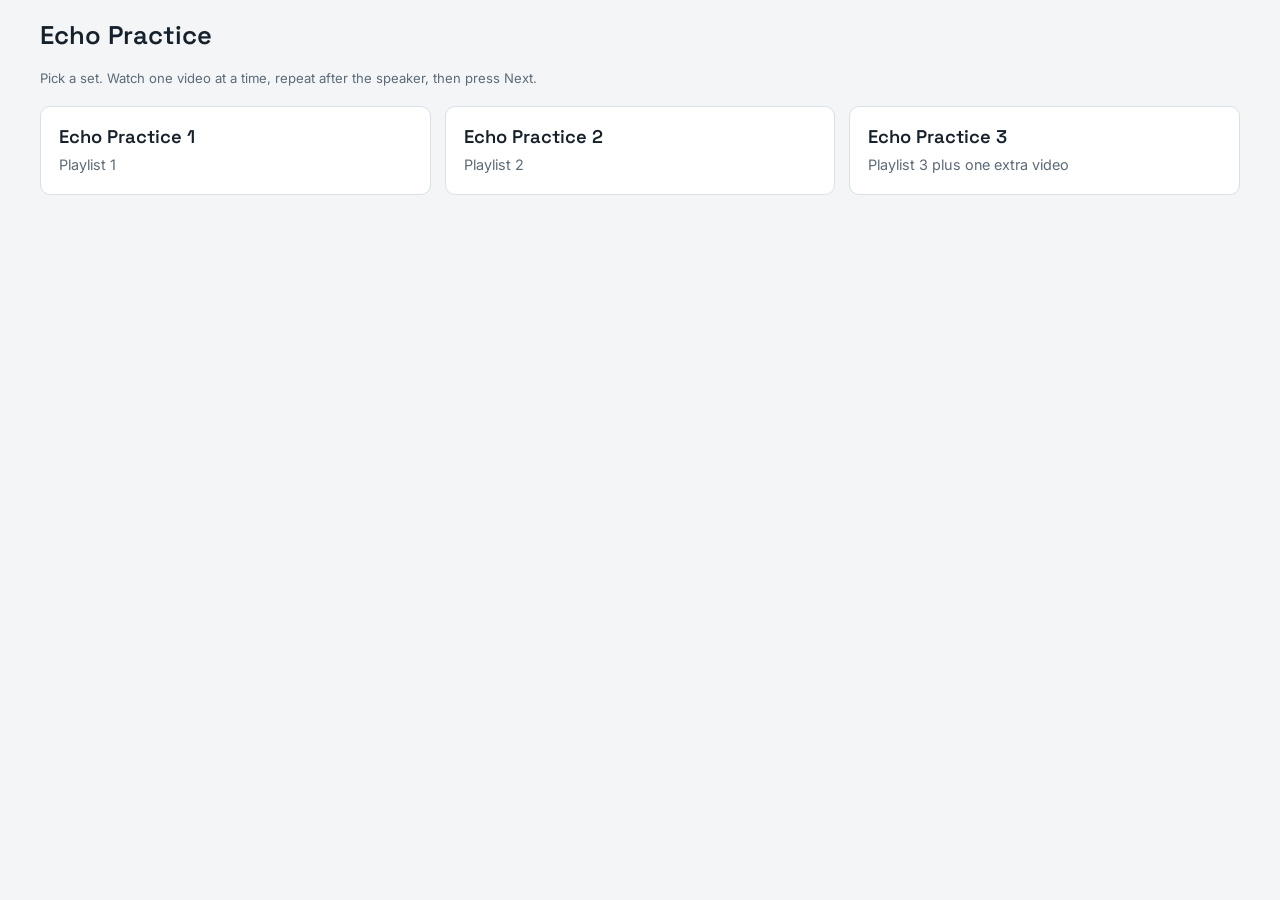
<file: echo-practice/index.html>
<!doctype html>
<html lang="en"><head><meta charset="utf-8">
<meta name="viewport" content="width=device-width,initial-scale=1,viewport-fit=cover">
<meta name="referrer" content="strict-origin-when-cross-origin">
<title>Echo Practice</title>
<link rel="preconnect" href="https://fonts.googleapis.com"><link rel="preconnect" href="https://fonts.gstatic.com" crossorigin>
<link rel="stylesheet" href="https://fonts.googleapis.com/css2?family=Inter:wght@400;500;600&family=Space+Grotesk:wght@500;600&display=swap">
<link rel="stylesheet" href="style.css"></head><body>
<div class="wrap">
<header><h1>Echo Practice</h1></header>
<p class="hint">Pick a set. Watch one video at a time, repeat after the speaker, then press Next.</p>
<div class="cards">
<a class="card" href="practice-1.html"><b>Echo Practice 1</b><span>Playlist 1</span></a>
<a class="card" href="practice-2.html"><b>Echo Practice 2</b><span>Playlist 2</span></a>
<a class="card" href="practice-3.html"><b>Echo Practice 3</b><span>Playlist 3 plus one extra video</span></a>
</div></div></body></html>
</file>
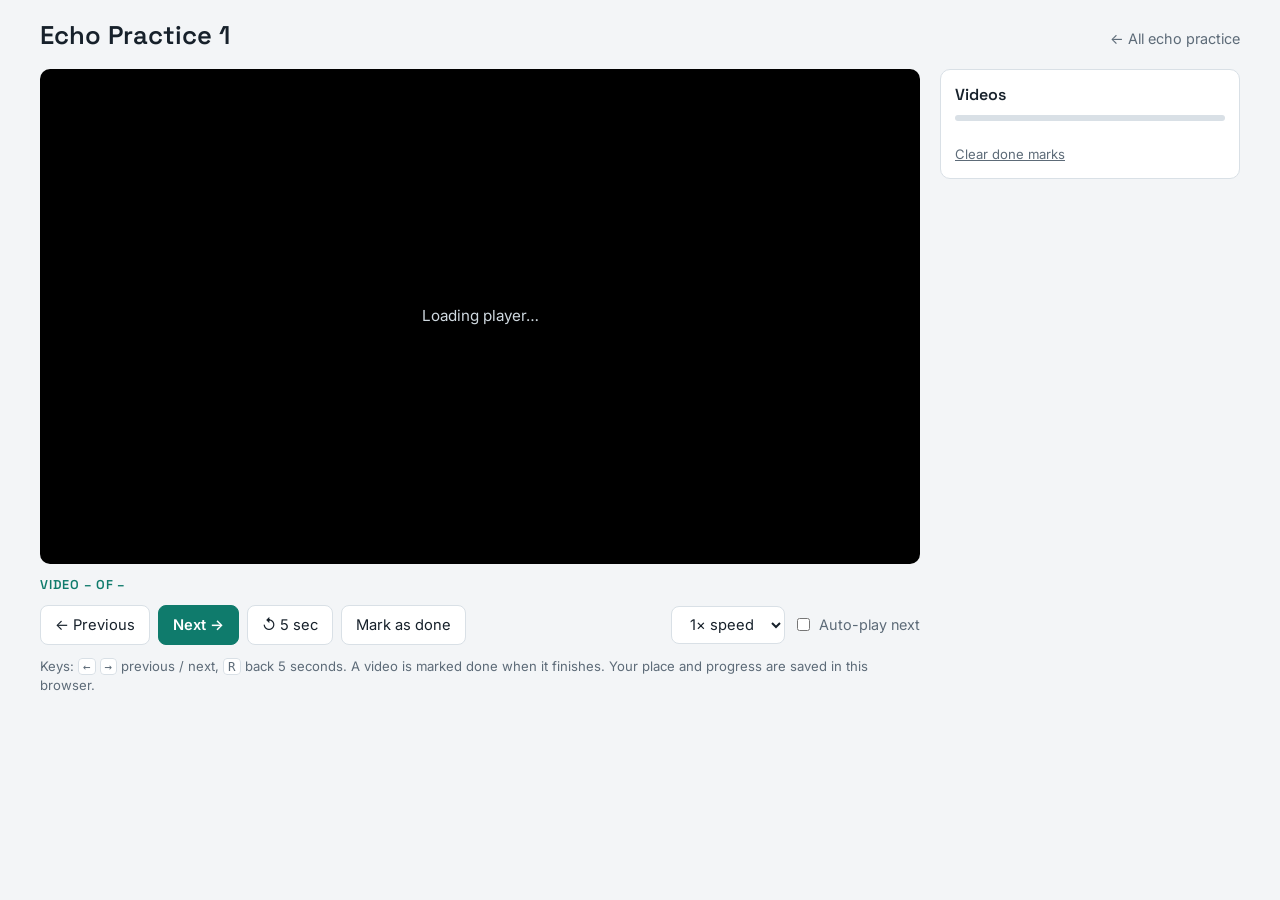
<file: echo-practice/practice-1.html>
<!doctype html>
<html lang="en"><head><meta charset="utf-8">
<meta name="viewport" content="width=device-width,initial-scale=1,viewport-fit=cover">
<meta name="referrer" content="strict-origin-when-cross-origin">
<title>Echo Practice 1</title>
<link rel="preconnect" href="https://fonts.googleapis.com"><link rel="preconnect" href="https://fonts.gstatic.com" crossorigin>
<link rel="stylesheet" href="https://fonts.googleapis.com/css2?family=Inter:wght@400;500;600&family=Space+Grotesk:wght@500;600&display=swap">
<link rel="stylesheet" href="style.css"></head><body>
<div class="wrap">
<header><h1>Echo Practice 1</h1><a class="back" href="index.html">← All echo practice</a></header>
<div class="layout">
<section class="stage">
  <div class="frame"><div id="yt"></div><div class="msg" id="msg">Loading player…</div></div>
  <div class="now"><span class="count" id="count">Video – of –</span><span class="vtitle" id="vtitle"></span></div>
  <div class="controls">
    <button id="prev">← Previous</button>
    <button id="next" class="primary">Next →</button>
    <button id="replay" title="Go back 5 seconds (R)">↺ 5 sec</button>
    <button id="mark">Mark as done</button>
    <span class="spacer"></span>
    <select id="speed" aria-label="Playback speed">
      <option value="0.5">0.5×</option><option value="0.75">0.75×</option><option value="1">1× speed</option>
      <option value="1.25">1.25×</option><option value="1.5">1.5×</option></select>
    <label class="toggle"><input type="checkbox" id="autonext"> Auto-play next</label>
  </div>
  <p class="hint">Keys: <kbd>←</kbd> <kbd>→</kbd> previous / next, <kbd>R</kbd> back 5 seconds. A video is marked done when it finishes. Your place and progress are saved in this browser.</p>
</section>
<aside>
  <h2>Videos <span id="progress"></span></h2>
  <div class="bar"><i id="barfill"></i></div>
  <div class="grid" id="grid"></div>
  <button class="reset" id="reset">Clear done marks</button>
</aside>
</div></div>
<script>window.ECHO = {key:"echo1",sources:[{playlist:"PLdLUoX4jbn3jDnOVI2IbZlZPHgexcI2L2"}]};</script>
<script src="player.js"></script>
</body></html>
</file>
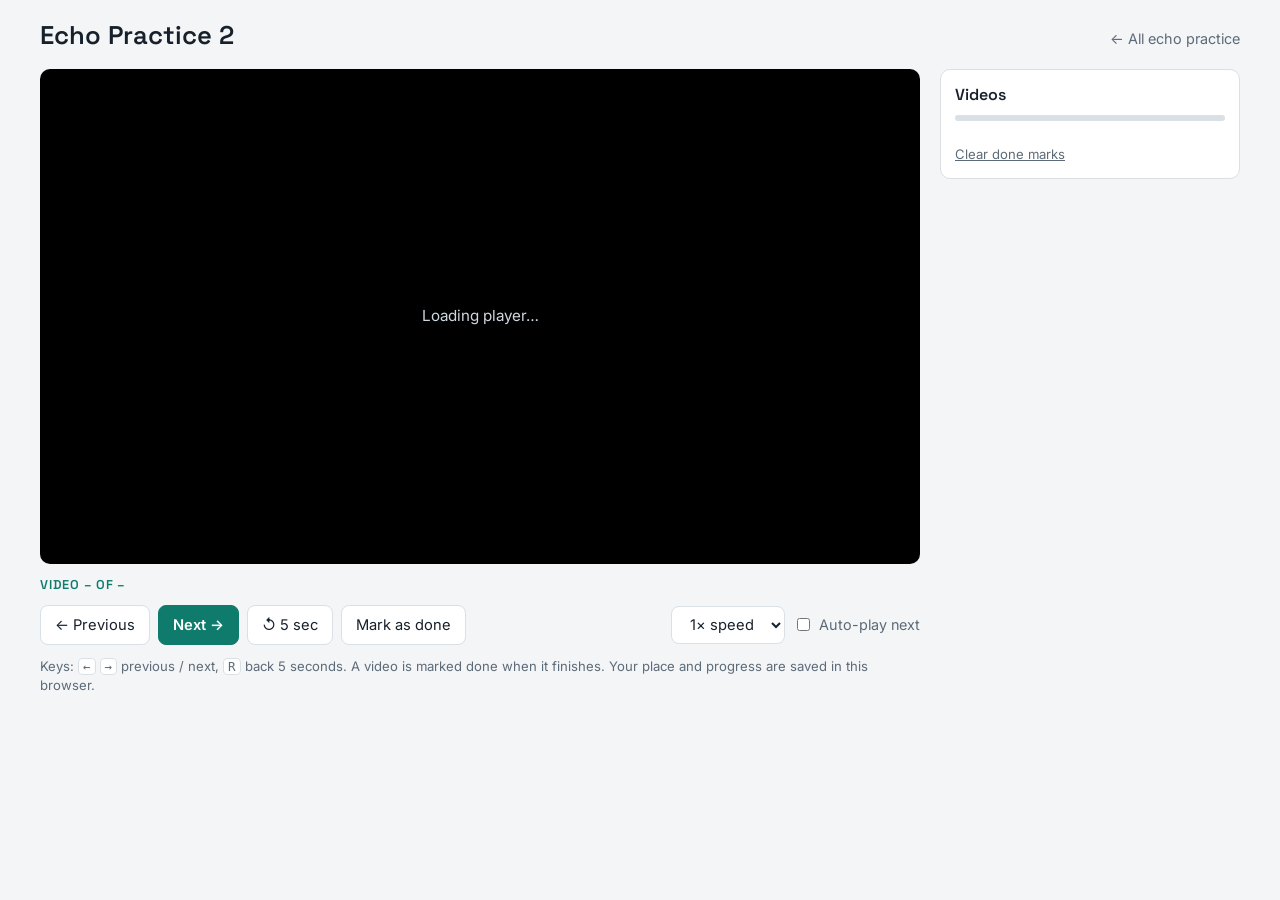
<file: echo-practice/practice-2.html>
<!doctype html>
<html lang="en"><head><meta charset="utf-8">
<meta name="viewport" content="width=device-width,initial-scale=1,viewport-fit=cover">
<meta name="referrer" content="strict-origin-when-cross-origin">
<title>Echo Practice 2</title>
<link rel="preconnect" href="https://fonts.googleapis.com"><link rel="preconnect" href="https://fonts.gstatic.com" crossorigin>
<link rel="stylesheet" href="https://fonts.googleapis.com/css2?family=Inter:wght@400;500;600&family=Space+Grotesk:wght@500;600&display=swap">
<link rel="stylesheet" href="style.css"></head><body>
<div class="wrap">
<header><h1>Echo Practice 2</h1><a class="back" href="index.html">← All echo practice</a></header>
<div class="layout">
<section class="stage">
  <div class="frame"><div id="yt"></div><div class="msg" id="msg">Loading player…</div></div>
  <div class="now"><span class="count" id="count">Video – of –</span><span class="vtitle" id="vtitle"></span></div>
  <div class="controls">
    <button id="prev">← Previous</button>
    <button id="next" class="primary">Next →</button>
    <button id="replay" title="Go back 5 seconds (R)">↺ 5 sec</button>
    <button id="mark">Mark as done</button>
    <span class="spacer"></span>
    <select id="speed" aria-label="Playback speed">
      <option value="0.5">0.5×</option><option value="0.75">0.75×</option><option value="1">1× speed</option>
      <option value="1.25">1.25×</option><option value="1.5">1.5×</option></select>
    <label class="toggle"><input type="checkbox" id="autonext"> Auto-play next</label>
  </div>
  <p class="hint">Keys: <kbd>←</kbd> <kbd>→</kbd> previous / next, <kbd>R</kbd> back 5 seconds. A video is marked done when it finishes. Your place and progress are saved in this browser.</p>
</section>
<aside>
  <h2>Videos <span id="progress"></span></h2>
  <div class="bar"><i id="barfill"></i></div>
  <div class="grid" id="grid"></div>
  <button class="reset" id="reset">Clear done marks</button>
</aside>
</div></div>
<script>window.ECHO = {key:"echo2",sources:[{playlist:"PLdLUoX4jbn3jFrQJXoBpOSGdnPQzvHh4o"}]};</script>
<script src="player.js"></script>
</body></html>
</file>
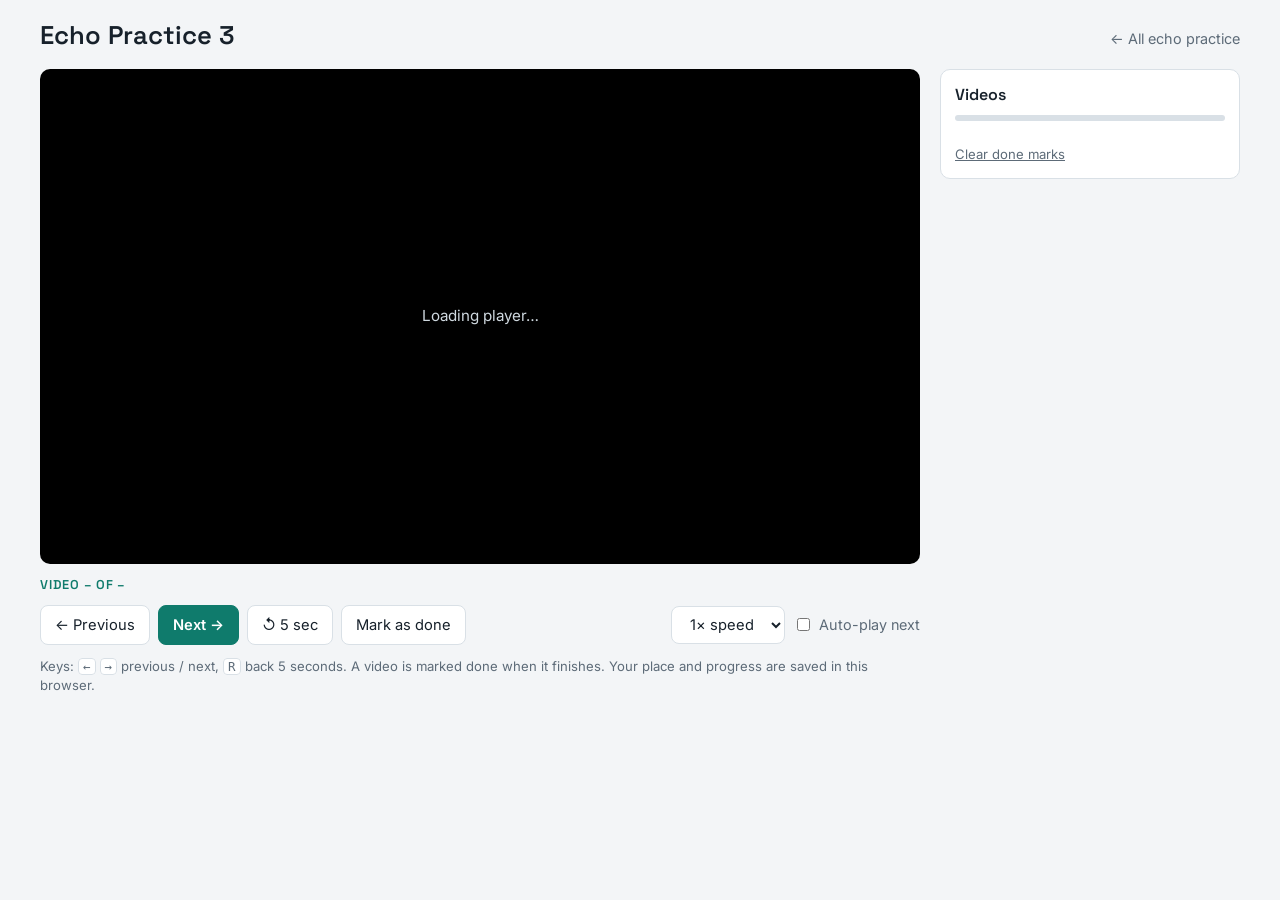
<file: echo-practice/practice-3.html>
<!doctype html>
<html lang="en"><head><meta charset="utf-8">
<meta name="viewport" content="width=device-width,initial-scale=1,viewport-fit=cover">
<meta name="referrer" content="strict-origin-when-cross-origin">
<title>Echo Practice 3</title>
<link rel="preconnect" href="https://fonts.googleapis.com"><link rel="preconnect" href="https://fonts.gstatic.com" crossorigin>
<link rel="stylesheet" href="https://fonts.googleapis.com/css2?family=Inter:wght@400;500;600&family=Space+Grotesk:wght@500;600&display=swap">
<link rel="stylesheet" href="style.css"></head><body>
<div class="wrap">
<header><h1>Echo Practice 3</h1><a class="back" href="index.html">← All echo practice</a></header>
<div class="layout">
<section class="stage">
  <div class="frame"><div id="yt"></div><div class="msg" id="msg">Loading player…</div></div>
  <div class="now"><span class="count" id="count">Video – of –</span><span class="vtitle" id="vtitle"></span></div>
  <div class="controls">
    <button id="prev">← Previous</button>
    <button id="next" class="primary">Next →</button>
    <button id="replay" title="Go back 5 seconds (R)">↺ 5 sec</button>
    <button id="mark">Mark as done</button>
    <span class="spacer"></span>
    <select id="speed" aria-label="Playback speed">
      <option value="0.5">0.5×</option><option value="0.75">0.75×</option><option value="1">1× speed</option>
      <option value="1.25">1.25×</option><option value="1.5">1.5×</option></select>
    <label class="toggle"><input type="checkbox" id="autonext"> Auto-play next</label>
  </div>
  <p class="hint">Keys: <kbd>←</kbd> <kbd>→</kbd> previous / next, <kbd>R</kbd> back 5 seconds. A video is marked done when it finishes. Your place and progress are saved in this browser.</p>
</section>
<aside>
  <h2>Videos <span id="progress"></span></h2>
  <div class="bar"><i id="barfill"></i></div>
  <div class="grid" id="grid"></div>
  <button class="reset" id="reset">Clear done marks</button>
</aside>
</div></div>
<script>window.ECHO = {key:"echo3",sources:[{playlist:"PLdLUoX4jbn3imXe87szr0cHMpBegFR6fb",label:"Playlist"},{video:"NtqOZq62MkM",label:"Extra video"}]};</script>
<script src="player.js"></script>
</body></html>
</file>
<file: echo-practice/style.css>
/* Practice desk: player on the left, numbered video grid on the right; stacks on phones */
:root{
  --bg:#f3f5f7; --panel:#ffffff; --fg:#17212b; --muted:#5d6b78; --line:#d9e0e6;
  --accent:#0f7b6c; --accent-fg:#ffffff; --done:#dff1ec; --done-fg:#0b5e52; --cur:#17212b;
  --display:"Space Grotesk",system-ui,sans-serif; --body:"Inter",system-ui,sans-serif;
}
@media (prefers-color-scheme:dark){:root{
  --bg:#0f1418; --panel:#182027; --fg:#e6edf2; --muted:#93a1ad; --line:#2a353f;
  --accent:#3cc2ad; --accent-fg:#06201c; --done:#12352f; --done-fg:#8fe3d4; --cur:#e6edf2; color-scheme:dark}}
*{box-sizing:border-box}
[hidden]{display:none!important}
body{margin:0;background:var(--bg);color:var(--fg);font:15px/1.5 var(--body);
  padding:20px max(16px,env(safe-area-inset-right)) 40px max(16px,env(safe-area-inset-left))}
a{color:var(--accent)}
.wrap{max-width:1200px;margin:0 auto;display:flex;flex-direction:column;gap:18px}
header{display:flex;flex-wrap:wrap;align-items:baseline;justify-content:space-between;gap:8px 16px}
h1{font:600 1.6rem/1.2 var(--display);margin:0;text-wrap:balance}
.back{font-size:.9rem;color:var(--muted);text-decoration:none}
.back:hover{color:var(--fg)}
.layout{display:grid;grid-template-columns:minmax(0,1fr) 300px;gap:20px;align-items:start}
@media (max-width:860px){.layout{grid-template-columns:minmax(0,1fr)}}
.stage{display:flex;flex-direction:column;gap:12px;min-width:0}
.frame{position:relative;width:100%;max-width:100%;aspect-ratio:16/9;background:#000;border-radius:10px;overflow:hidden}
.frame>div,.frame iframe{position:absolute;inset:0;width:100%;height:100%}
.msg{position:absolute;inset:0;display:flex;align-items:center;justify-content:center;text-align:center;
  padding:20px;color:#cfd8df;font-size:.95rem;pointer-events:none}
.now{display:flex;flex-wrap:wrap;align-items:baseline;gap:4px 12px}
.count{font:600 .8rem var(--display);letter-spacing:.06em;text-transform:uppercase;color:var(--accent);
  font-variant-numeric:tabular-nums}
.vtitle{font-weight:600;min-width:0;overflow-wrap:anywhere}
.controls{display:flex;flex-wrap:wrap;gap:8px;align-items:center}
button,select{font:inherit;font-size:.92rem;border:1px solid var(--line);background:var(--panel);color:var(--fg);
  border-radius:8px;padding:8px 14px;cursor:pointer}
button:hover:not(:disabled){border-color:var(--accent)}
button:disabled{opacity:.4;cursor:default}
button:focus-visible,select:focus-visible,label:focus-within{outline:2px solid var(--accent);outline-offset:2px}
button.primary{background:var(--accent);color:var(--accent-fg);border-color:var(--accent);font-weight:600}
button.on{background:var(--done);color:var(--done-fg);border-color:var(--done-fg)}
.spacer{flex:1}
.toggle{display:flex;align-items:center;gap:6px;font-size:.9rem;color:var(--muted);cursor:pointer;border-radius:6px}
.hint{font-size:.82rem;color:var(--muted);margin:0}
kbd{font:.78rem ui-monospace,monospace;border:1px solid var(--line);border-radius:4px;padding:0 4px;background:var(--panel)}
aside{background:var(--panel);border:1px solid var(--line);border-radius:10px;padding:14px;display:flex;flex-direction:column;gap:10px}
aside h2{font:600 1rem var(--display);margin:0;display:flex;justify-content:space-between;gap:8px}
aside h2 span{font:500 .85rem var(--body);color:var(--muted);font-variant-numeric:tabular-nums}
.bar{height:6px;background:var(--line);border-radius:3px;overflow:hidden}
.bar i{display:block;height:100%;width:0;background:var(--accent);transition:width .3s}
.grid{display:grid;grid-template-columns:repeat(auto-fill,minmax(42px,1fr));gap:6px;max-height:60vh;overflow:auto;padding:2px}
.grid button{padding:7px 0;font-variant-numeric:tabular-nums;font-size:.85rem}
.grid button.done{background:var(--done);color:var(--done-fg);border-color:transparent}
.grid button.cur{background:var(--cur);color:var(--bg);border-color:var(--cur);font-weight:700}
.section-label{grid-column:1/-1;font-size:.75rem;letter-spacing:.06em;text-transform:uppercase;color:var(--muted);margin-top:4px}
.reset{background:none;border:none;color:var(--muted);font-size:.82rem;padding:0;text-decoration:underline;align-self:flex-start}
/* index page */
.cards{display:grid;grid-template-columns:repeat(auto-fit,minmax(240px,1fr));gap:14px}
.card{display:flex;flex-direction:column;gap:6px;padding:18px;background:var(--panel);border:1px solid var(--line);
  border-radius:10px;text-decoration:none;color:var(--fg)}
.card:hover{border-color:var(--accent)}
.card b{font:600 1.15rem var(--display)}
.card span{color:var(--muted);font-size:.9rem}
@media (prefers-reduced-motion:reduce){.bar i{transition:none}}
</file>
